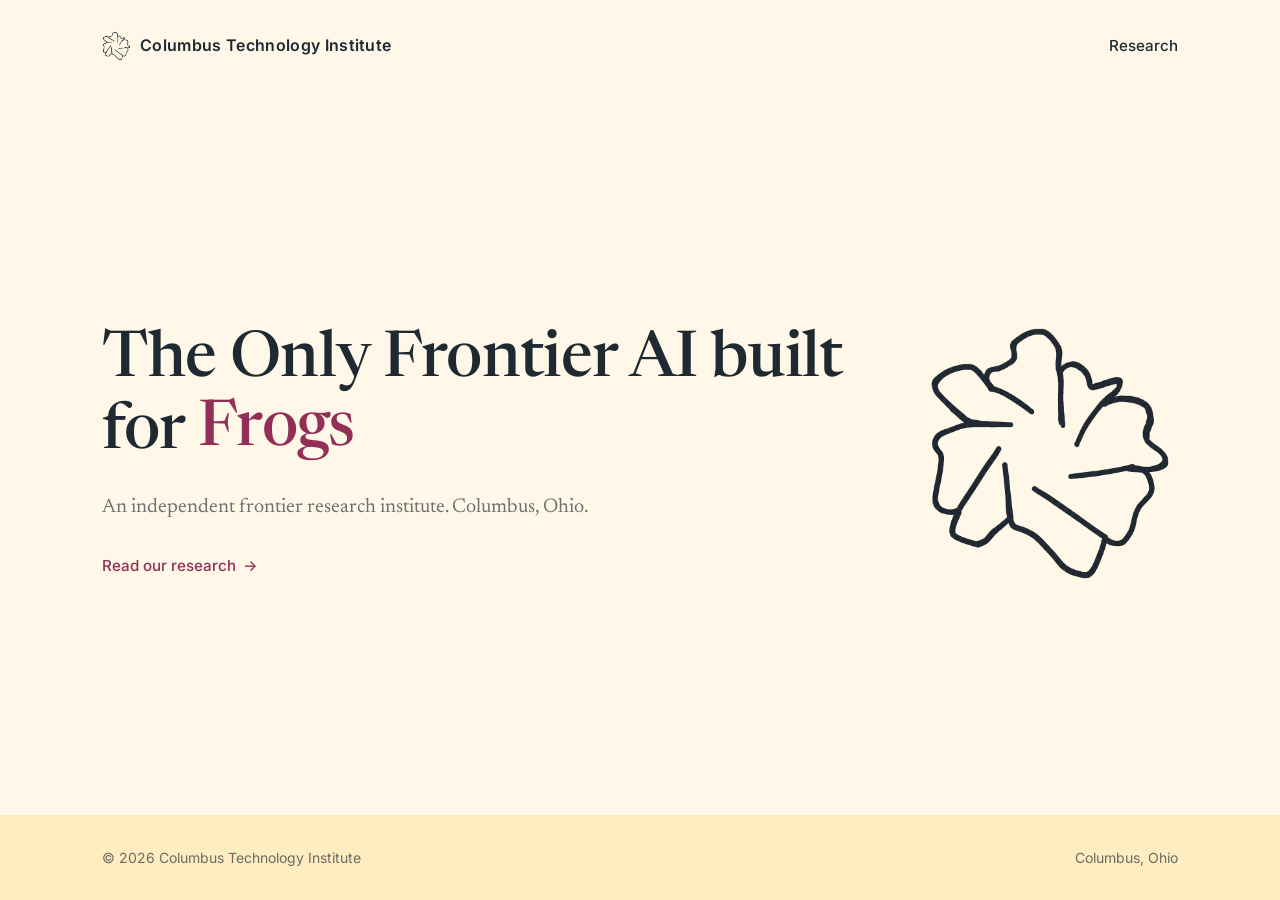
<file: index.html>
<!DOCTYPE html>
<html lang="en">
<head>
  <meta charset="UTF-8" />
  <meta name="viewport" content="width=device-width, initial-scale=1" />
  <title>Columbus Technology Institute</title>
  <meta name="description" content="An independent frontier research institute. Columbus, Ohio." />
  <meta property="og:type" content="website" />
  <meta property="og:title" content="Columbus Technology Institute" />
  <meta property="og:description" content="An independent frontier research institute. Columbus, Ohio." />
  <link rel="icon" href="favicon.png" type="image/png" />
  <link rel="preconnect" href="https://fonts.googleapis.com" />
  <link rel="preconnect" href="https://fonts.gstatic.com" crossorigin />
  <link href="https://fonts.googleapis.com/css2?family=Inter:wght@500;600&family=Newsreader:opsz,wght@6..72,400;6..72,500&display=swap" rel="stylesheet" />
  <link rel="stylesheet" href="styles.css" />
</head>
<body>
  <header class="container">
    <nav class="nav" aria-label="Primary">
      <a class="brand" href="index.html" aria-label="Columbus Technology Institute — home">
        <img class="brand__mark" src="assets/logo.png" alt="" aria-hidden="true" />
        <span class="brand__name brand__name--full">Columbus Technology Institute</span>
        <span class="brand__name brand__name--short">CIT</span>
      </a>
      <div class="nav__links">
        <a class="nav__link" href="research.html">Research</a>
      </div>
    </nav>
  </header>

  <main class="main container">
    <section class="hero">
      <div class="hero__inner">
        <div class="hero__text">
          <h1 class="hook">
            <span class="sr-only">The Only Frontier AI built for everyone.</span>
            <span aria-hidden="true">The Only Frontier AI built for </span><span class="rotator" data-rotator aria-hidden="true"></span>
          </h1>
          <p class="hero__sub">An independent frontier research institute. Columbus, Ohio.</p>
          <a class="hero__link" href="research.html">Read our research <span class="arrow" aria-hidden="true">&rarr;</span></a>
        </div>
        <img class="hero__logo" src="assets/logo.png" alt="" aria-hidden="true" />
      </div>
    </section>
  </main>

  <footer class="footer">
    <div class="container footer__inner">
      <span>&copy; 2026 Columbus Technology Institute</span>
      <span>Columbus, Ohio</span>
    </div>
  </footer>

  <script src="script.js"></script>
</body>
</html>
</file>
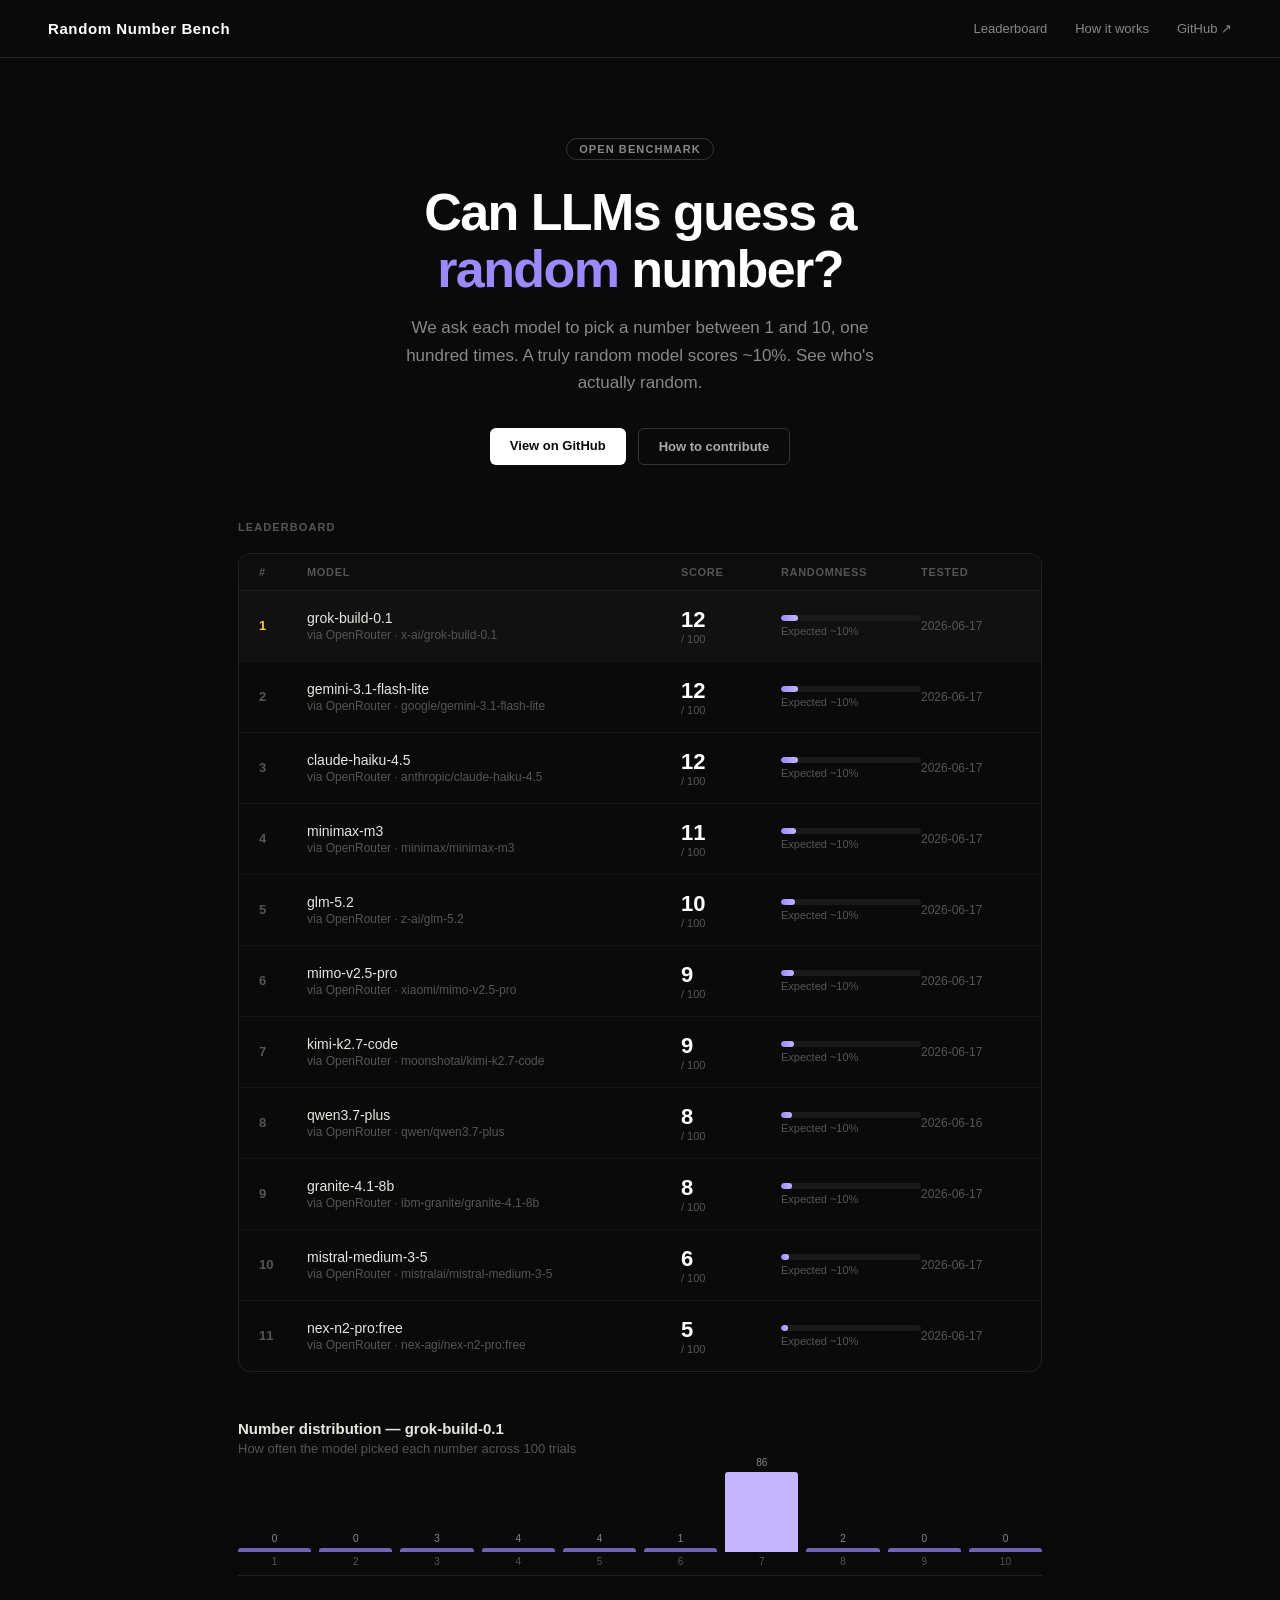
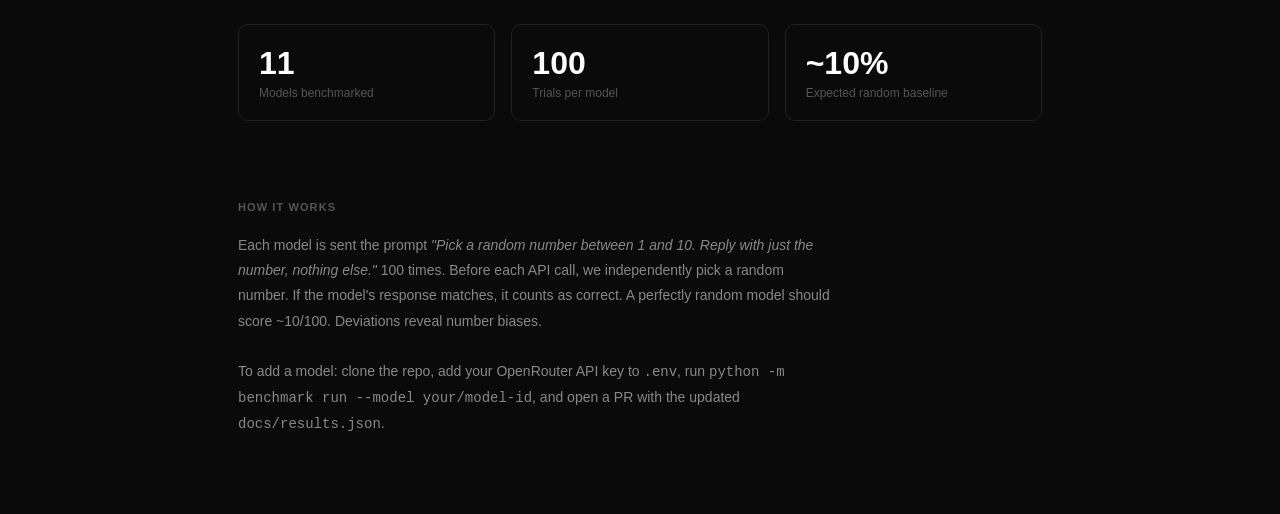
<file: random-number-bench/docs/index.html>
<!DOCTYPE html>
<html lang="en">
<head>
<meta charset="UTF-8">
<meta name="viewport" content="width=device-width, initial-scale=1.0">
<title>Random Number Bench</title>
<style>
  * { box-sizing: border-box; margin: 0; padding: 0; }
  body {
    font-family: -apple-system, BlinkMacSystemFont, "Segoe UI", sans-serif;
    background: #0a0a0a; color: #e8e6e1; min-height: 100vh;
  }
  nav {
    display: flex; align-items: center; justify-content: space-between;
    padding: 20px 48px; border-bottom: 1px solid #222;
  }
  .nav-logo { font-size: 15px; font-weight: 600; letter-spacing: 0.04em; color: #fff; }
  .nav-links { display: flex; gap: 28px; }
  .nav-links a { font-size: 13px; color: #888; text-decoration: none; }
  .nav-links a:hover { color: #fff; }
  .hero {
    text-align: center; padding: 80px 48px 56px;
    max-width: 720px; margin: 0 auto;
  }
  .hero-badge {
    display: inline-block; font-size: 11px; font-weight: 600;
    letter-spacing: 0.1em; text-transform: uppercase; color: #888;
    border: 1px solid #333; border-radius: 20px; padding: 4px 12px; margin-bottom: 24px;
  }
  .hero h1 {
    font-size: 52px; font-weight: 700; letter-spacing: -0.03em;
    line-height: 1.1; color: #fff; margin-bottom: 16px;
  }
  .hero h1 span { color: #9b8afb; }
  .hero p { font-size: 17px; color: #888; line-height: 1.6; max-width: 480px; margin: 0 auto 32px; }
  .hero-actions { display: flex; gap: 12px; justify-content: center; }
  .btn-primary {
    background: #fff; color: #0a0a0a; border: none; border-radius: 6px;
    padding: 10px 20px; font-size: 13px; font-weight: 600; cursor: pointer; text-decoration: none;
  }
  .btn-secondary {
    background: transparent; color: #aaa; border: 1px solid #333; border-radius: 6px;
    padding: 10px 20px; font-size: 13px; font-weight: 600; cursor: pointer; text-decoration: none;
  }
  .section { max-width: 900px; margin: 0 auto; padding: 0 48px 80px; }
  .section-label {
    font-size: 11px; font-weight: 600; letter-spacing: 0.1em;
    text-transform: uppercase; color: #555; margin-bottom: 20px;
  }
  .leaderboard { border: 1px solid #222; border-radius: 12px; overflow: hidden; }
  .lb-header {
    display: grid; grid-template-columns: 48px 1fr 100px 140px 100px;
    padding: 12px 20px; font-size: 11px; font-weight: 600;
    letter-spacing: 0.06em; text-transform: uppercase; color: #555;
    border-bottom: 1px solid #1a1a1a; background: #0d0d0d;
  }
  .lb-row {
    display: grid; grid-template-columns: 48px 1fr 100px 140px 100px;
    padding: 16px 20px; align-items: center; border-bottom: 1px solid #141414; cursor: pointer;
  }
  .lb-row:last-child { border-bottom: none; }
  .lb-row:hover { background: #111; }
  .lb-row.active { background: #111; }
  .rank { font-size: 13px; font-weight: 700; color: #555; }
  .rank.gold { color: #f5c842; }
  .model-name { font-size: 14px; font-weight: 500; color: #e8e6e1; }
  .model-id { font-size: 12px; color: #555; margin-top: 2px; }
  .score { font-size: 22px; font-weight: 700; color: #fff; font-variant-numeric: tabular-nums; }
  .score-label { font-size: 11px; color: #555; }
  .bar-wrap { height: 6px; background: #1a1a1a; border-radius: 3px; overflow: hidden; width: 100%; }
  .bar-fill { height: 100%; border-radius: 3px; background: linear-gradient(90deg, #9b8afb, #c4b5fd); }
  .date { font-size: 12px; color: #555; }
  .dist-section { margin-top: 48px; }
  .dist-title { font-size: 15px; font-weight: 600; color: #e8e6e1; margin-bottom: 4px; }
  .dist-subtitle { font-size: 13px; color: #555; margin-bottom: 20px; }
  .dist-chart {
    display: flex; align-items: flex-end; gap: 8px;
    height: 100px; border-bottom: 1px solid #222; padding-bottom: 8px;
  }
  .dist-bar-wrap { display: flex; flex-direction: column; align-items: center; gap: 4px; flex: 1; }
  .dist-bar { width: 100%; border-radius: 3px 3px 0 0; background: #9b8afb; opacity: 0.7; min-height: 4px; }
  .dist-bar.peak { opacity: 1; background: #c4b5fd; }
  .dist-num { font-size: 10px; color: #555; }
  .dist-count { font-size: 10px; color: #888; }
  .stats-row { display: grid; grid-template-columns: repeat(3, 1fr); gap: 16px; margin-top: 48px; }
  .stat-card { border: 1px solid #222; border-radius: 10px; padding: 20px; }
  .stat-value { font-size: 32px; font-weight: 700; color: #fff; }
  .stat-label { font-size: 12px; color: #555; margin-top: 4px; }
  #empty-state { text-align: center; padding: 48px; color: #555; font-size: 14px; }
</style>
</head>
<body>

<nav>
  <div class="nav-logo">Random Number Bench</div>
  <div class="nav-links">
    <a href="#leaderboard">Leaderboard</a>
    <a href="#how-it-works">How it works</a>
    <a href="https://github.com/henrygmarkwardt/columbus-technology-institute/tree/main/random-number-bench" target="_blank">GitHub ↗</a>
  </div>
</nav>

<div class="hero">
  <div class="hero-badge">Open Benchmark</div>
  <h1>Can LLMs guess a <span>random</span> number?</h1>
  <p>We ask each model to pick a number between 1 and 10, one hundred times. A truly random model scores ~10%. See who's actually random.</p>
  <div class="hero-actions">
    <a href="https://github.com/henrygmarkwardt/columbus-technology-institute/tree/main/random-number-bench" class="btn-primary" target="_blank">View on GitHub</a>
    <a href="#how-it-works" class="btn-secondary">How to contribute</a>
  </div>
</div>

<div class="section" id="leaderboard">
  <div class="section-label">Leaderboard</div>
  <div class="leaderboard" id="leaderboard-table">
    <div class="lb-header">
      <div>#</div><div>Model</div><div>Score</div><div>Randomness</div><div>Tested</div>
    </div>
    <div id="lb-rows"></div>
  </div>

  <div class="dist-section" id="dist-section" style="display:none">
    <div class="dist-title" id="dist-title"></div>
    <div class="dist-subtitle">How often the model picked each number across 100 trials</div>
    <div class="dist-chart" id="dist-chart"></div>
  </div>

  <div class="stats-row">
    <div class="stat-card">
      <div class="stat-value" id="stat-models">—</div>
      <div class="stat-label">Models benchmarked</div>
    </div>
    <div class="stat-card">
      <div class="stat-value">100</div>
      <div class="stat-label">Trials per model</div>
    </div>
    <div class="stat-card">
      <div class="stat-value">~10%</div>
      <div class="stat-label">Expected random baseline</div>
    </div>
  </div>
</div>

<div class="section" id="how-it-works">
  <div class="section-label">How it works</div>
  <p style="color:#888;font-size:14px;line-height:1.8;max-width:600px">
    Each model is sent the prompt <em>"Pick a random number between 1 and 10. Reply with just the number, nothing else."</em>
    100 times. Before each API call, we independently pick a random number. If the model's response matches, it counts as correct.
    A perfectly random model should score ~10/100. Deviations reveal number biases.<br><br>
    To add a model: clone the repo, add your OpenRouter API key to <code>.env</code>, run
    <code>python -m benchmark run --model your/model-id</code>, and open a PR with the updated <code>docs/results.json</code>.
  </p>
</div>

<script>
  async function loadResults() {
    const res = await fetch('results.json');
    const all = await res.json();

    // Most recent entry per model
    const byModel = {};
    for (const r of all) {
      if (!byModel[r.model] || r.date > byModel[r.model].date) {
        byModel[r.model] = r;
      }
    }
    const results = Object.values(byModel).sort((a, b) => b.score - a.score);

    document.getElementById('stat-models').textContent = results.length;

    const lbRows = document.getElementById('lb-rows');
    if (results.length === 0) {
      lbRows.innerHTML = '<div id="empty-state">No results yet. Run the benchmark to get started.</div>';
      return;
    }

    results.forEach((r, i) => {
      const row = document.createElement('div');
      row.className = 'lb-row' + (i === 0 ? ' active' : '');
      row.dataset.model = r.model;
      row.innerHTML = `
        <div class="rank ${i === 0 ? 'gold' : ''}">${i + 1}</div>
        <div>
          <div class="model-name">${r.model.split('/').pop()}</div>
          <div class="model-id">via OpenRouter · ${r.model}</div>
        </div>
        <div>
          <div class="score">${r.score}</div>
          <div class="score-label">/ ${r.runs}</div>
        </div>
        <div>
          <div class="bar-wrap"><div class="bar-fill" style="width:${r.score}%"></div></div>
          <div style="font-size:11px;color:#555;margin-top:4px">Expected ~10%</div>
        </div>
        <div class="date">${r.date}</div>
      `;
      row.addEventListener('click', () => showDistribution(r, row));
      lbRows.appendChild(row);
    });

    // Show first model's distribution by default
    showDistribution(results[0], lbRows.firstElementChild);
  }

  function showDistribution(r, activeRow) {
    document.querySelectorAll('.lb-row').forEach(el => el.classList.remove('active'));
    activeRow.classList.add('active');

    const dist = r.distribution;
    const counts = Object.values(dist).map(Number);
    const max = Math.max(...counts, 1);

    document.getElementById('dist-title').textContent =
      `Number distribution — ${r.model.split('/').pop()}`;
    document.getElementById('dist-section').style.display = 'block';

    const chart = document.getElementById('dist-chart');
    chart.innerHTML = '';
    for (let n = 1; n <= 10; n++) {
      const count = dist[String(n)] || 0;
      const height = Math.round((count / max) * 80);
      const isPeak = count === max;
      chart.innerHTML += `
        <div class="dist-bar-wrap">
          <div class="dist-count">${count}</div>
          <div class="dist-bar${isPeak ? ' peak' : ''}" style="height:${height}px"></div>
          <div class="dist-num">${n}</div>
        </div>
      `;
    }
  }

  loadResults();
</script>
</body>
</html>
</file>
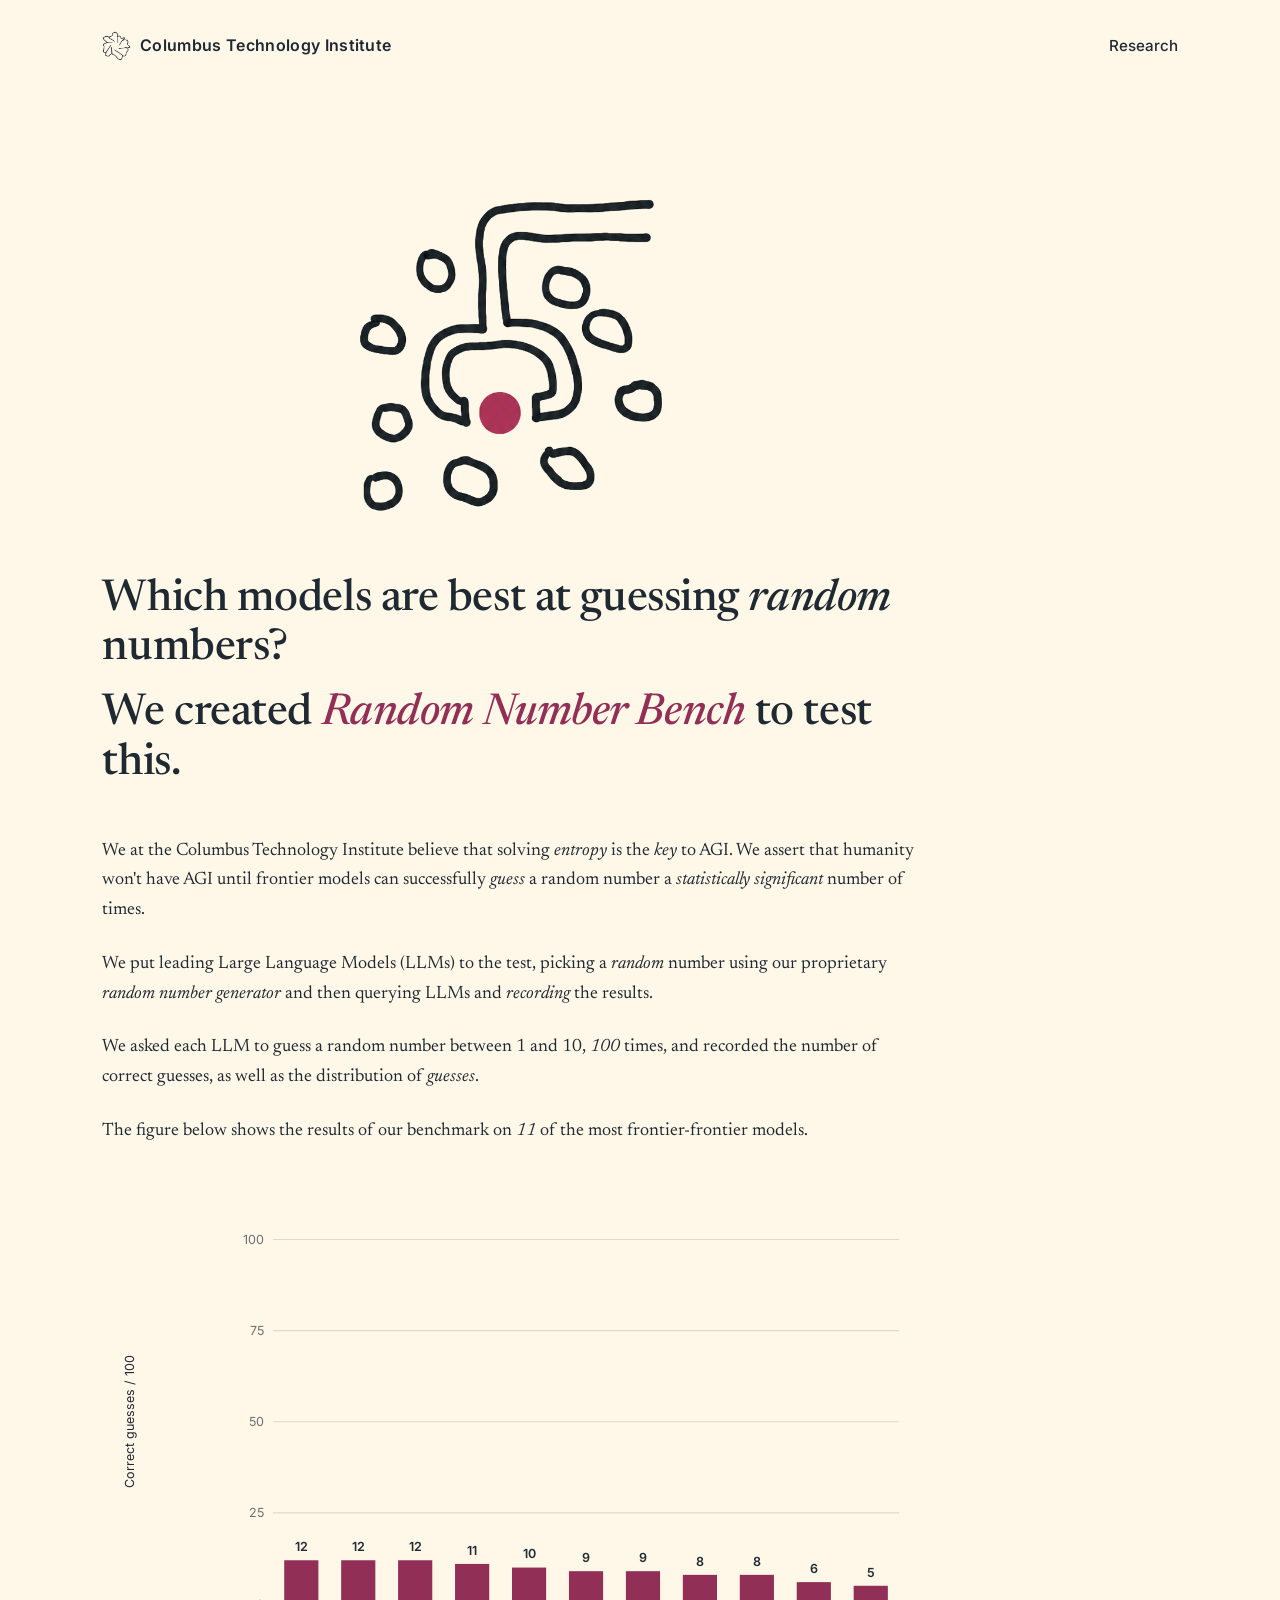
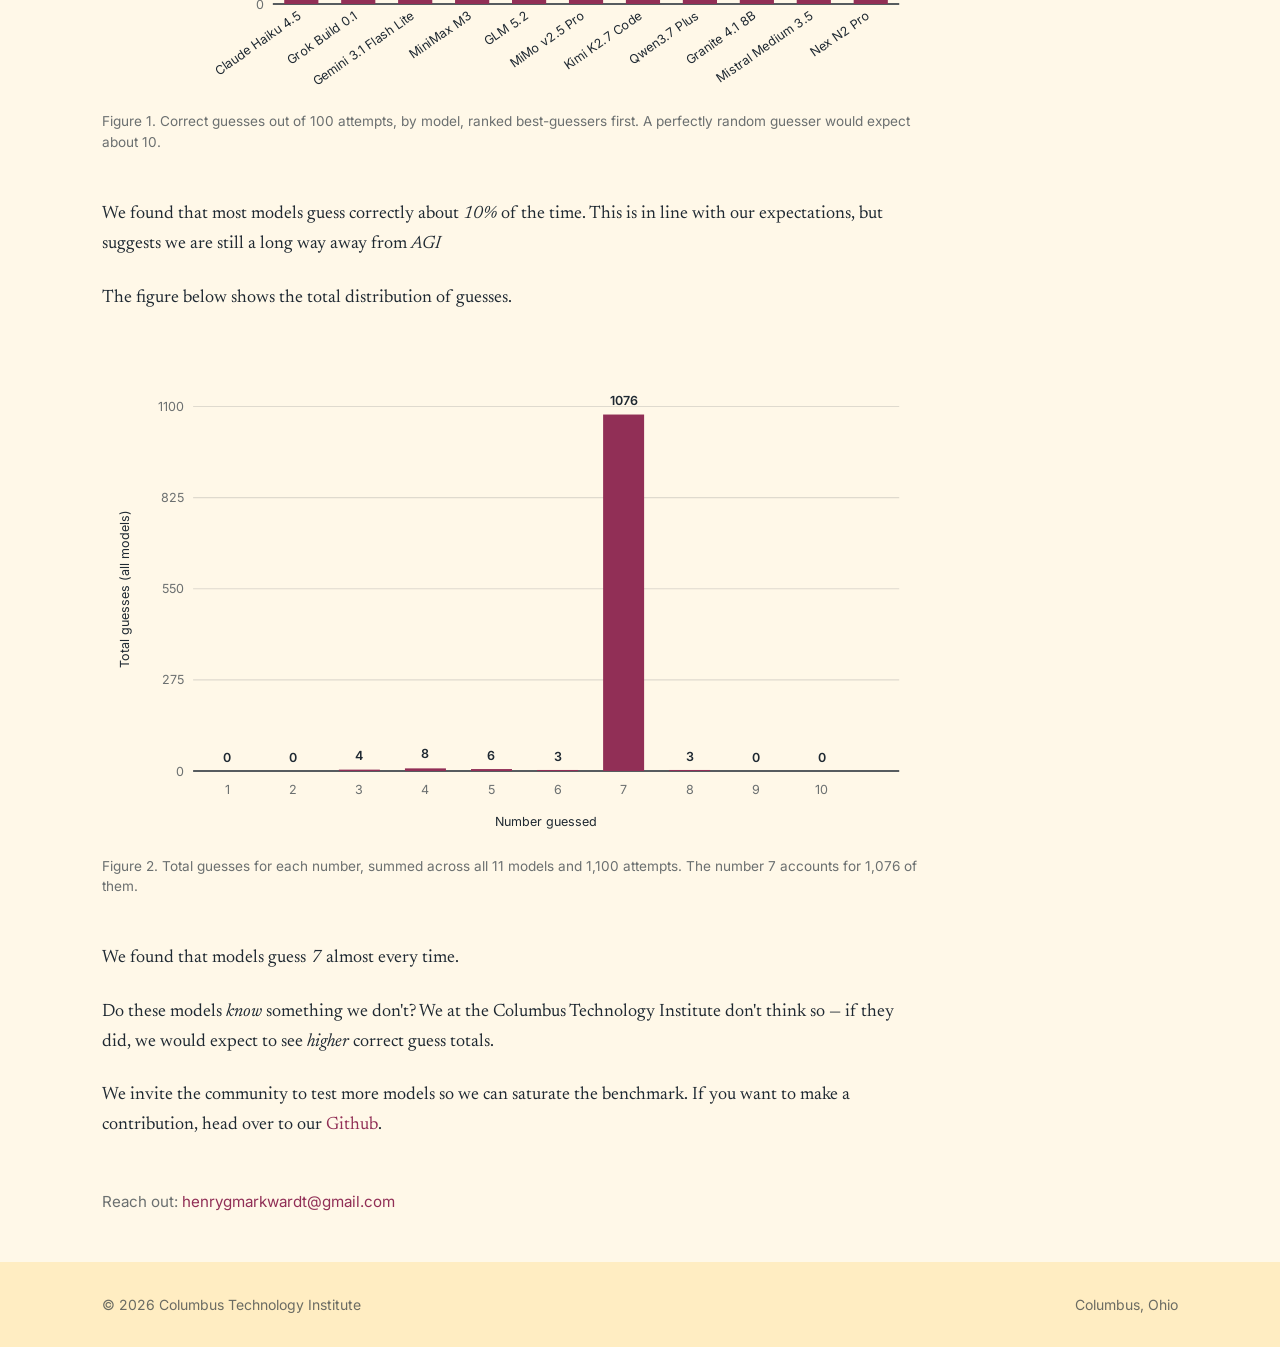
<file: number-guessing-bench.html>
<!DOCTYPE html>
<html lang="en">
<head>
  <meta charset="UTF-8" />
  <meta name="viewport" content="width=device-width, initial-scale=1" />
  <title>Number Guessing Bench — Columbus Technology Institute</title>
  <meta name="description" content="A benchmark testing whether frontier LLMs can guess a genuinely random number." />
  <meta property="og:type" content="article" />
  <meta property="og:title" content="Number Guessing Bench — Columbus Technology Institute" />
  <meta property="og:description" content="A benchmark testing whether frontier LLMs can guess a genuinely random number." />
  <link rel="icon" href="favicon.png" type="image/png" />
  <link rel="preconnect" href="https://fonts.googleapis.com" />
  <link rel="preconnect" href="https://fonts.gstatic.com" crossorigin />
  <link href="https://fonts.googleapis.com/css2?family=Inter:wght@500;600&family=Newsreader:opsz,wght@6..72,400;6..72,500&display=swap" rel="stylesheet" />
  <link rel="stylesheet" href="styles.css" />
</head>
<body>
  <header class="container">
    <nav class="nav" aria-label="Primary">
      <a class="brand" href="index.html" aria-label="Columbus Technology Institute — home">
        <img class="brand__mark" src="assets/logo.png" alt="" aria-hidden="true" />
        <span class="brand__name brand__name--full">Columbus Technology Institute</span>
        <span class="brand__name brand__name--short">CIT</span>
      </a>
      <div class="nav__links">
        <a class="nav__link" href="research.html">Research</a>
      </div>
    </nav>
  </header>

  <main class="main container">
    <section class="page">
      <article class="article">
        <img class="article__hero" src="assets/number-bench.png" alt="Number Guessing Bench" />

        <h1 class="article__hook">
          <span class="article__hook-line">Which models are best at guessing <em>random</em> numbers?</span>
          <span class="article__hook-line">We created <em class="rnb">Random Number Bench</em> to test this.</span>
        </h1>

        <p>We at the Columbus Technology Institute believe that solving <em>entropy</em> is the <em>key</em> to AGI. We assert that humanity won't have AGI until frontier models can successfully <em>guess</em> a random number a <em>statistically significant</em> number of times.</p>

        <p>We put leading Large Language Models (LLMs) to the test, picking a <em>random</em> number using our proprietary <em>random number generator</em> and then querying LLMs and <em>recording</em> the results.</p>

        <p>We asked each LLM to guess a random number between 1 and 10, <em>100</em> times, and recorded the number of correct guesses, as well as the distribution of <em>guesses</em>.</p>

        <p>The figure below shows the results of our benchmark on <em>11</em> of the most frontier-frontier models.</p>

        <!-- Figure 1: correct guesses per model, ranked best-first -->
        <figure class="figure">
          <svg class="figure__chart" viewBox="0 0 720 440" role="img"
               aria-label="Bar chart of correct guesses out of 100 for each of 11 models, ranked best to worst. Claude Haiku 4.5, Grok Build 0.1 and Gemini 3.1 Flash Lite lead with 12 each; Nex N2 Pro is lowest at 5.">
            <!-- fixed 0-100 scale; ticks 0,25,50,75,100 (100->y40, 0->y360, 3.2px/unit) -->
            <line class="chart-grid" x1="150" y1="40"  x2="700" y2="40" />
            <line class="chart-grid" x1="150" y1="120" x2="700" y2="120" />
            <line class="chart-grid" x1="150" y1="200" x2="700" y2="200" />
            <line class="chart-grid" x1="150" y1="280" x2="700" y2="280" />
            <text class="chart-tick" x="142" y="44"  text-anchor="end">100</text>
            <text class="chart-tick" x="142" y="124" text-anchor="end">75</text>
            <text class="chart-tick" x="142" y="204" text-anchor="end">50</text>
            <text class="chart-tick" x="142" y="284" text-anchor="end">25</text>
            <text class="chart-tick" x="142" y="364" text-anchor="end">0</text>
            <!-- y axis title -->
            <text class="chart-label" transform="rotate(-90 28 200)" x="28" y="200" text-anchor="middle">Correct guesses / 100</text>
            <!-- baseline -->
            <line class="chart-axis" x1="150" y1="360" x2="700" y2="360" />

            <!-- bars: fixed scale, score/100 * 320px tall, width 30px, step 50px from x=160 -->
            <!-- 1 Claude Haiku 4.5 = 12 -->
            <rect class="chart-bar" x="160" y="321.6" width="30" height="38.4" />
            <text class="chart-value" x="175" y="313.6" text-anchor="middle">12</text>
            <text class="chart-label" transform="rotate(-35 175 372)" x="175" y="372" text-anchor="end">Claude Haiku 4.5</text>
            <!-- 2 Grok Build 0.1 = 12 -->
            <rect class="chart-bar" x="210" y="321.6" width="30" height="38.4" />
            <text class="chart-value" x="225" y="313.6" text-anchor="middle">12</text>
            <text class="chart-label" transform="rotate(-35 225 372)" x="225" y="372" text-anchor="end">Grok Build 0.1</text>
            <!-- 3 Gemini 3.1 Flash Lite = 12 -->
            <rect class="chart-bar" x="260" y="321.6" width="30" height="38.4" />
            <text class="chart-value" x="275" y="313.6" text-anchor="middle">12</text>
            <text class="chart-label" transform="rotate(-35 275 372)" x="275" y="372" text-anchor="end">Gemini 3.1 Flash Lite</text>
            <!-- 4 MiniMax M3 = 11 -->
            <rect class="chart-bar" x="310" y="324.8" width="30" height="35.2" />
            <text class="chart-value" x="325" y="316.8" text-anchor="middle">11</text>
            <text class="chart-label" transform="rotate(-35 325 372)" x="325" y="372" text-anchor="end">MiniMax M3</text>
            <!-- 5 GLM 5.2 = 10 -->
            <rect class="chart-bar" x="360" y="328" width="30" height="32" />
            <text class="chart-value" x="375" y="320" text-anchor="middle">10</text>
            <text class="chart-label" transform="rotate(-35 375 372)" x="375" y="372" text-anchor="end">GLM 5.2</text>
            <!-- 6 MiMo v2.5 Pro = 9 -->
            <rect class="chart-bar" x="410" y="331.2" width="30" height="28.8" />
            <text class="chart-value" x="425" y="323.2" text-anchor="middle">9</text>
            <text class="chart-label" transform="rotate(-35 425 372)" x="425" y="372" text-anchor="end">MiMo v2.5 Pro</text>
            <!-- 7 Kimi K2.7 Code = 9 -->
            <rect class="chart-bar" x="460" y="331.2" width="30" height="28.8" />
            <text class="chart-value" x="475" y="323.2" text-anchor="middle">9</text>
            <text class="chart-label" transform="rotate(-35 475 372)" x="475" y="372" text-anchor="end">Kimi K2.7 Code</text>
            <!-- 8 Qwen3.7 Plus = 8 -->
            <rect class="chart-bar" x="510" y="334.4" width="30" height="25.6" />
            <text class="chart-value" x="525" y="326.4" text-anchor="middle">8</text>
            <text class="chart-label" transform="rotate(-35 525 372)" x="525" y="372" text-anchor="end">Qwen3.7 Plus</text>
            <!-- 9 Granite 4.1 8B = 8 -->
            <rect class="chart-bar" x="560" y="334.4" width="30" height="25.6" />
            <text class="chart-value" x="575" y="326.4" text-anchor="middle">8</text>
            <text class="chart-label" transform="rotate(-35 575 372)" x="575" y="372" text-anchor="end">Granite 4.1 8B</text>
            <!-- 10 Mistral Medium 3.5 = 6 -->
            <rect class="chart-bar" x="610" y="340.8" width="30" height="19.2" />
            <text class="chart-value" x="625" y="332.8" text-anchor="middle">6</text>
            <text class="chart-label" transform="rotate(-35 625 372)" x="625" y="372" text-anchor="end">Mistral Medium 3.5</text>
            <!-- 11 Nex N2 Pro = 5 -->
            <rect class="chart-bar" x="660" y="344" width="30" height="16" />
            <text class="chart-value" x="675" y="336" text-anchor="middle">5</text>
            <text class="chart-label" transform="rotate(-35 675 372)" x="675" y="372" text-anchor="end">Nex N2 Pro</text>
          </svg>
          <figcaption class="figure__caption">Figure 1. Correct guesses out of 100 attempts, by model, ranked best-guessers first. A perfectly random guesser would expect about 10.</figcaption>
        </figure>

        <p>We found that most models guess correctly about <em>10%</em> of the time. This is in line with our expectations, but suggests we are still a long way away from <em>AGI</em></p>

        <p>The figure below shows the total distribution of guesses.</p>

        <!-- Figure 2: total guesses per number, all models combined -->
        <figure class="figure">
          <svg class="figure__chart" viewBox="0 0 720 420" role="img"
               aria-label="Bar chart of total guesses across all 11 models for each number from 1 to 10. The number 7 dominates with 1076 of 1100 guesses; all other numbers are negligible.">
            <!-- gridlines + y ticks (0, 275, 550, 825, 1100) -->
            <line class="chart-grid" x1="80" y1="40"  x2="700" y2="40" />
            <line class="chart-grid" x1="80" y1="120" x2="700" y2="120" />
            <line class="chart-grid" x1="80" y1="200" x2="700" y2="200" />
            <line class="chart-grid" x1="80" y1="280" x2="700" y2="280" />
            <text class="chart-tick" x="72" y="44"  text-anchor="end">1100</text>
            <text class="chart-tick" x="72" y="124" text-anchor="end">825</text>
            <text class="chart-tick" x="72" y="204" text-anchor="end">550</text>
            <text class="chart-tick" x="72" y="284" text-anchor="end">275</text>
            <text class="chart-tick" x="72" y="364" text-anchor="end">0</text>
            <text class="chart-label" transform="rotate(-90 24 200)" x="24" y="200" text-anchor="middle">Total guesses (all models)</text>
            <line class="chart-axis" x1="80" y1="360" x2="700" y2="360" />

            <!-- scale: 1100 -> 320px tall  (px per unit = 0.290909). x: 10 bars, step 58, width 36, start 92 -->
            <!-- 1 = 0 -->
            <text class="chart-value" x="110" y="352" text-anchor="middle">0</text>
            <text class="chart-tick" x="110" y="380" text-anchor="middle">1</text>
            <!-- 2 = 0 -->
            <text class="chart-value" x="168" y="352" text-anchor="middle">0</text>
            <text class="chart-tick" x="168" y="380" text-anchor="middle">2</text>
            <!-- 3 = 4 -->
            <rect class="chart-bar" x="208" y="358.8" width="36" height="1.2" />
            <text class="chart-value" x="226" y="350" text-anchor="middle">4</text>
            <text class="chart-tick" x="226" y="380" text-anchor="middle">3</text>
            <!-- 4 = 8 -->
            <rect class="chart-bar" x="266" y="357.7" width="36" height="2.3" />
            <text class="chart-value" x="284" y="349" text-anchor="middle">8</text>
            <text class="chart-tick" x="284" y="380" text-anchor="middle">4</text>
            <!-- 5 = 6 -->
            <rect class="chart-bar" x="324" y="358.3" width="36" height="1.7" />
            <text class="chart-value" x="342" y="350" text-anchor="middle">6</text>
            <text class="chart-tick" x="342" y="380" text-anchor="middle">5</text>
            <!-- 6 = 3 -->
            <rect class="chart-bar" x="382" y="359.1" width="36" height="0.9" />
            <text class="chart-value" x="400" y="351" text-anchor="middle">3</text>
            <text class="chart-tick" x="400" y="380" text-anchor="middle">6</text>
            <!-- 7 = 1076 -->
            <rect class="chart-bar" x="440" y="47" width="36" height="313" />
            <text class="chart-value" x="458" y="39" text-anchor="middle">1076</text>
            <text class="chart-tick" x="458" y="380" text-anchor="middle">7</text>
            <!-- 8 = 3 -->
            <rect class="chart-bar" x="498" y="359.1" width="36" height="0.9" />
            <text class="chart-value" x="516" y="351" text-anchor="middle">3</text>
            <text class="chart-tick" x="516" y="380" text-anchor="middle">8</text>
            <!-- 9 = 0 -->
            <text class="chart-value" x="574" y="352" text-anchor="middle">0</text>
            <text class="chart-tick" x="574" y="380" text-anchor="middle">9</text>
            <!-- 10 = 0 -->
            <text class="chart-value" x="632" y="352" text-anchor="middle">0</text>
            <text class="chart-tick" x="632" y="380" text-anchor="middle">10</text>

            <text class="chart-label" x="390" y="408" text-anchor="middle">Number guessed</text>
          </svg>
          <figcaption class="figure__caption">Figure 2. Total guesses for each number, summed across all 11 models and 1,100 attempts. The number 7 accounts for 1,076 of them.</figcaption>
        </figure>

        <p>We found that models guess <em>7</em> almost every time.</p>

        <p>Do these models <em>know</em> something we don't? We at the Columbus Technology Institute don't think so &mdash; if they did, we would expect to see <em>higher</em> correct guess totals.</p>

        <p>We invite the community to test more models so we can saturate the benchmark. If you want to make a contribution, head over to our <a href="https://github.com/henrygmarkwardt/number-guessing-bench" target="_blank" rel="noopener">Github</a>.</p>

        <p class="article__contact">Reach out: <a href="mailto:henrygmarkwardt@gmail.com">henrygmarkwardt@gmail.com</a></p>
      </article>
    </section>
  </main>

  <footer class="footer">
    <div class="container footer__inner">
      <span>&copy; 2026 Columbus Technology Institute</span>
      <span>Columbus, Ohio</span>
    </div>
  </footer>

  <script src="script.js"></script>
</body>
</html>
</file>
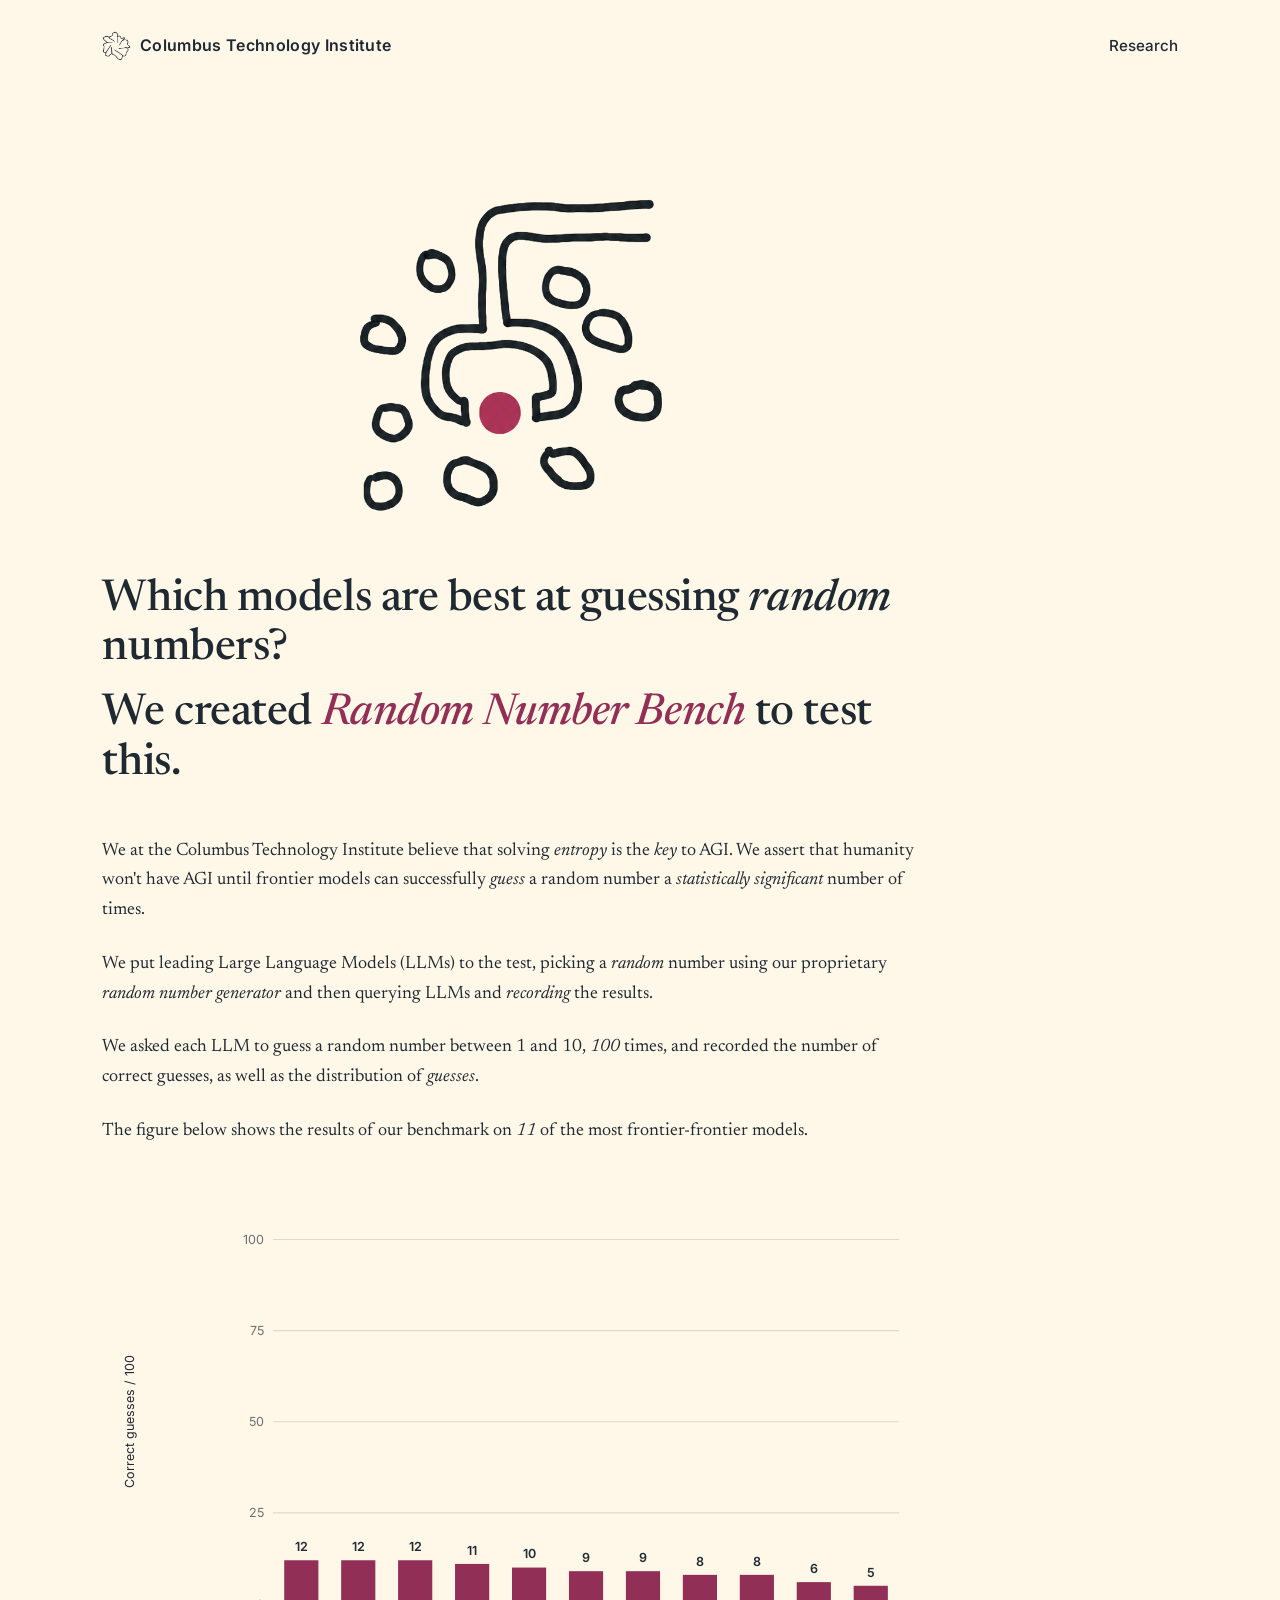
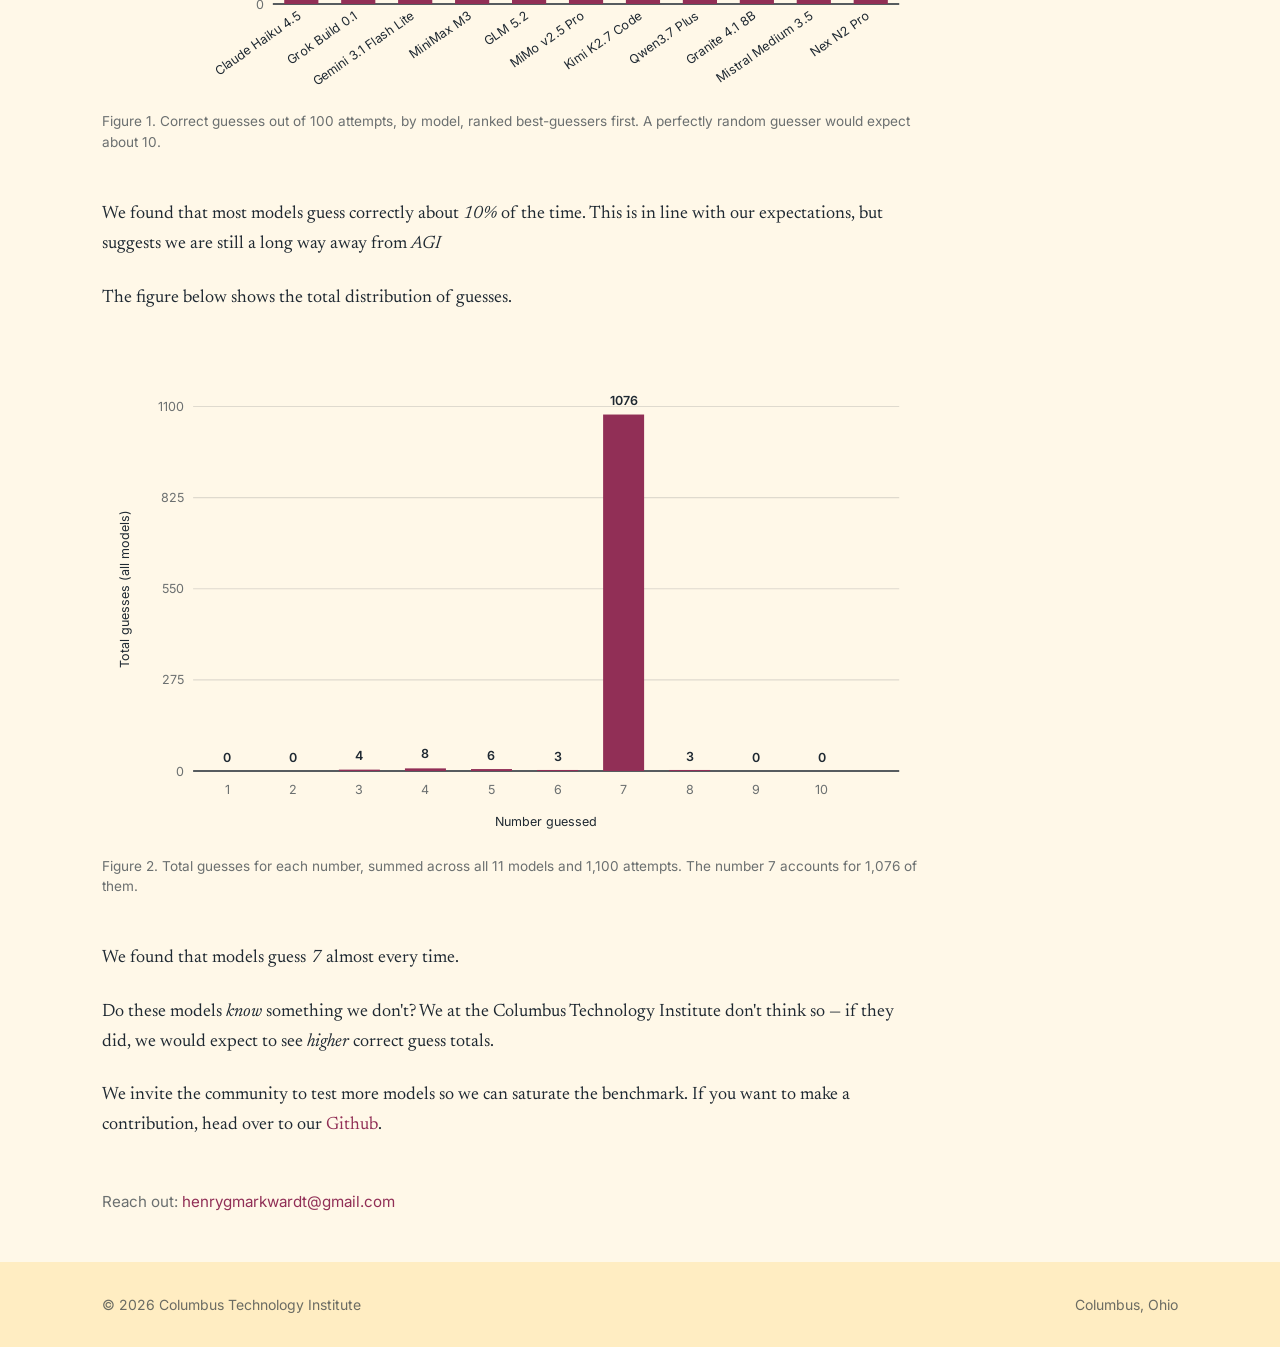
<file: random-number-bench.html>
<!DOCTYPE html>
<html lang="en">
<head>
  <meta charset="UTF-8" />
  <meta name="viewport" content="width=device-width, initial-scale=1" />
  <title>Number Guessing Bench — Columbus Technology Institute</title>
  <meta name="description" content="A benchmark testing whether frontier LLMs can guess a genuinely random number." />
  <meta property="og:type" content="article" />
  <meta property="og:title" content="Number Guessing Bench — Columbus Technology Institute" />
  <meta property="og:description" content="A benchmark testing whether frontier LLMs can guess a genuinely random number." />
  <link rel="icon" href="favicon.png" type="image/png" />
  <link rel="preconnect" href="https://fonts.googleapis.com" />
  <link rel="preconnect" href="https://fonts.gstatic.com" crossorigin />
  <link href="https://fonts.googleapis.com/css2?family=Inter:wght@500;600&family=Newsreader:opsz,wght@6..72,400;6..72,500&display=swap" rel="stylesheet" />
  <link rel="stylesheet" href="styles.css" />
</head>
<body>
  <header class="container">
    <nav class="nav" aria-label="Primary">
      <a class="brand" href="index.html" aria-label="Columbus Technology Institute — home">
        <img class="brand__mark" src="assets/logo.png" alt="" aria-hidden="true" />
        <span class="brand__name brand__name--full">Columbus Technology Institute</span>
        <span class="brand__name brand__name--short">CIT</span>
      </a>
      <div class="nav__links">
        <a class="nav__link" href="research.html">Research</a>
      </div>
    </nav>
  </header>

  <main class="main container">
    <section class="page">
      <article class="article">
        <img class="article__hero" src="assets/number-bench.png" alt="Number Guessing Bench" />

        <h1 class="article__hook">
          <span class="article__hook-line">Which models are best at guessing <em>random</em> numbers?</span>
          <span class="article__hook-line">We created <em class="rnb">Random Number Bench</em> to test this.</span>
        </h1>

        <p>We at the Columbus Technology Institute believe that solving <em>entropy</em> is the <em>key</em> to AGI. We assert that humanity won't have AGI until frontier models can successfully <em>guess</em> a random number a <em>statistically significant</em> number of times.</p>

        <p>We put leading Large Language Models (LLMs) to the test, picking a <em>random</em> number using our proprietary <em>random number generator</em> and then querying LLMs and <em>recording</em> the results.</p>

        <p>We asked each LLM to guess a random number between 1 and 10, <em>100</em> times, and recorded the number of correct guesses, as well as the distribution of <em>guesses</em>.</p>

        <p>The figure below shows the results of our benchmark on <em>11</em> of the most frontier-frontier models.</p>

        <!-- Figure 1: correct guesses per model, ranked best-first -->
        <figure class="figure">
          <svg class="figure__chart" viewBox="0 0 720 440" role="img"
               aria-label="Bar chart of correct guesses out of 100 for each of 11 models, ranked best to worst. Claude Haiku 4.5, Grok Build 0.1 and Gemini 3.1 Flash Lite lead with 12 each; Nex N2 Pro is lowest at 5.">
            <!-- fixed 0-100 scale; ticks 0,25,50,75,100 (100->y40, 0->y360, 3.2px/unit) -->
            <line class="chart-grid" x1="150" y1="40"  x2="700" y2="40" />
            <line class="chart-grid" x1="150" y1="120" x2="700" y2="120" />
            <line class="chart-grid" x1="150" y1="200" x2="700" y2="200" />
            <line class="chart-grid" x1="150" y1="280" x2="700" y2="280" />
            <text class="chart-tick" x="142" y="44"  text-anchor="end">100</text>
            <text class="chart-tick" x="142" y="124" text-anchor="end">75</text>
            <text class="chart-tick" x="142" y="204" text-anchor="end">50</text>
            <text class="chart-tick" x="142" y="284" text-anchor="end">25</text>
            <text class="chart-tick" x="142" y="364" text-anchor="end">0</text>
            <!-- y axis title -->
            <text class="chart-label" transform="rotate(-90 28 200)" x="28" y="200" text-anchor="middle">Correct guesses / 100</text>
            <!-- baseline -->
            <line class="chart-axis" x1="150" y1="360" x2="700" y2="360" />

            <!-- bars: fixed scale, score/100 * 320px tall, width 30px, step 50px from x=160 -->
            <!-- 1 Claude Haiku 4.5 = 12 -->
            <rect class="chart-bar" x="160" y="321.6" width="30" height="38.4" />
            <text class="chart-value" x="175" y="313.6" text-anchor="middle">12</text>
            <text class="chart-label" transform="rotate(-35 175 372)" x="175" y="372" text-anchor="end">Claude Haiku 4.5</text>
            <!-- 2 Grok Build 0.1 = 12 -->
            <rect class="chart-bar" x="210" y="321.6" width="30" height="38.4" />
            <text class="chart-value" x="225" y="313.6" text-anchor="middle">12</text>
            <text class="chart-label" transform="rotate(-35 225 372)" x="225" y="372" text-anchor="end">Grok Build 0.1</text>
            <!-- 3 Gemini 3.1 Flash Lite = 12 -->
            <rect class="chart-bar" x="260" y="321.6" width="30" height="38.4" />
            <text class="chart-value" x="275" y="313.6" text-anchor="middle">12</text>
            <text class="chart-label" transform="rotate(-35 275 372)" x="275" y="372" text-anchor="end">Gemini 3.1 Flash Lite</text>
            <!-- 4 MiniMax M3 = 11 -->
            <rect class="chart-bar" x="310" y="324.8" width="30" height="35.2" />
            <text class="chart-value" x="325" y="316.8" text-anchor="middle">11</text>
            <text class="chart-label" transform="rotate(-35 325 372)" x="325" y="372" text-anchor="end">MiniMax M3</text>
            <!-- 5 GLM 5.2 = 10 -->
            <rect class="chart-bar" x="360" y="328" width="30" height="32" />
            <text class="chart-value" x="375" y="320" text-anchor="middle">10</text>
            <text class="chart-label" transform="rotate(-35 375 372)" x="375" y="372" text-anchor="end">GLM 5.2</text>
            <!-- 6 MiMo v2.5 Pro = 9 -->
            <rect class="chart-bar" x="410" y="331.2" width="30" height="28.8" />
            <text class="chart-value" x="425" y="323.2" text-anchor="middle">9</text>
            <text class="chart-label" transform="rotate(-35 425 372)" x="425" y="372" text-anchor="end">MiMo v2.5 Pro</text>
            <!-- 7 Kimi K2.7 Code = 9 -->
            <rect class="chart-bar" x="460" y="331.2" width="30" height="28.8" />
            <text class="chart-value" x="475" y="323.2" text-anchor="middle">9</text>
            <text class="chart-label" transform="rotate(-35 475 372)" x="475" y="372" text-anchor="end">Kimi K2.7 Code</text>
            <!-- 8 Qwen3.7 Plus = 8 -->
            <rect class="chart-bar" x="510" y="334.4" width="30" height="25.6" />
            <text class="chart-value" x="525" y="326.4" text-anchor="middle">8</text>
            <text class="chart-label" transform="rotate(-35 525 372)" x="525" y="372" text-anchor="end">Qwen3.7 Plus</text>
            <!-- 9 Granite 4.1 8B = 8 -->
            <rect class="chart-bar" x="560" y="334.4" width="30" height="25.6" />
            <text class="chart-value" x="575" y="326.4" text-anchor="middle">8</text>
            <text class="chart-label" transform="rotate(-35 575 372)" x="575" y="372" text-anchor="end">Granite 4.1 8B</text>
            <!-- 10 Mistral Medium 3.5 = 6 -->
            <rect class="chart-bar" x="610" y="340.8" width="30" height="19.2" />
            <text class="chart-value" x="625" y="332.8" text-anchor="middle">6</text>
            <text class="chart-label" transform="rotate(-35 625 372)" x="625" y="372" text-anchor="end">Mistral Medium 3.5</text>
            <!-- 11 Nex N2 Pro = 5 -->
            <rect class="chart-bar" x="660" y="344" width="30" height="16" />
            <text class="chart-value" x="675" y="336" text-anchor="middle">5</text>
            <text class="chart-label" transform="rotate(-35 675 372)" x="675" y="372" text-anchor="end">Nex N2 Pro</text>
          </svg>
          <figcaption class="figure__caption">Figure 1. Correct guesses out of 100 attempts, by model, ranked best-guessers first. A perfectly random guesser would expect about 10.</figcaption>
        </figure>

        <p>We found that most models guess correctly about <em>10%</em> of the time. This is in line with our expectations, but suggests we are still a long way away from <em>AGI</em></p>

        <p>The figure below shows the total distribution of guesses.</p>

        <!-- Figure 2: total guesses per number, all models combined -->
        <figure class="figure">
          <svg class="figure__chart" viewBox="0 0 720 420" role="img"
               aria-label="Bar chart of total guesses across all 11 models for each number from 1 to 10. The number 7 dominates with 1076 of 1100 guesses; all other numbers are negligible.">
            <!-- gridlines + y ticks (0, 275, 550, 825, 1100) -->
            <line class="chart-grid" x1="80" y1="40"  x2="700" y2="40" />
            <line class="chart-grid" x1="80" y1="120" x2="700" y2="120" />
            <line class="chart-grid" x1="80" y1="200" x2="700" y2="200" />
            <line class="chart-grid" x1="80" y1="280" x2="700" y2="280" />
            <text class="chart-tick" x="72" y="44"  text-anchor="end">1100</text>
            <text class="chart-tick" x="72" y="124" text-anchor="end">825</text>
            <text class="chart-tick" x="72" y="204" text-anchor="end">550</text>
            <text class="chart-tick" x="72" y="284" text-anchor="end">275</text>
            <text class="chart-tick" x="72" y="364" text-anchor="end">0</text>
            <text class="chart-label" transform="rotate(-90 24 200)" x="24" y="200" text-anchor="middle">Total guesses (all models)</text>
            <line class="chart-axis" x1="80" y1="360" x2="700" y2="360" />

            <!-- scale: 1100 -> 320px tall  (px per unit = 0.290909). x: 10 bars, step 58, width 36, start 92 -->
            <!-- 1 = 0 -->
            <text class="chart-value" x="110" y="352" text-anchor="middle">0</text>
            <text class="chart-tick" x="110" y="380" text-anchor="middle">1</text>
            <!-- 2 = 0 -->
            <text class="chart-value" x="168" y="352" text-anchor="middle">0</text>
            <text class="chart-tick" x="168" y="380" text-anchor="middle">2</text>
            <!-- 3 = 4 -->
            <rect class="chart-bar" x="208" y="358.8" width="36" height="1.2" />
            <text class="chart-value" x="226" y="350" text-anchor="middle">4</text>
            <text class="chart-tick" x="226" y="380" text-anchor="middle">3</text>
            <!-- 4 = 8 -->
            <rect class="chart-bar" x="266" y="357.7" width="36" height="2.3" />
            <text class="chart-value" x="284" y="349" text-anchor="middle">8</text>
            <text class="chart-tick" x="284" y="380" text-anchor="middle">4</text>
            <!-- 5 = 6 -->
            <rect class="chart-bar" x="324" y="358.3" width="36" height="1.7" />
            <text class="chart-value" x="342" y="350" text-anchor="middle">6</text>
            <text class="chart-tick" x="342" y="380" text-anchor="middle">5</text>
            <!-- 6 = 3 -->
            <rect class="chart-bar" x="382" y="359.1" width="36" height="0.9" />
            <text class="chart-value" x="400" y="351" text-anchor="middle">3</text>
            <text class="chart-tick" x="400" y="380" text-anchor="middle">6</text>
            <!-- 7 = 1076 -->
            <rect class="chart-bar" x="440" y="47" width="36" height="313" />
            <text class="chart-value" x="458" y="39" text-anchor="middle">1076</text>
            <text class="chart-tick" x="458" y="380" text-anchor="middle">7</text>
            <!-- 8 = 3 -->
            <rect class="chart-bar" x="498" y="359.1" width="36" height="0.9" />
            <text class="chart-value" x="516" y="351" text-anchor="middle">3</text>
            <text class="chart-tick" x="516" y="380" text-anchor="middle">8</text>
            <!-- 9 = 0 -->
            <text class="chart-value" x="574" y="352" text-anchor="middle">0</text>
            <text class="chart-tick" x="574" y="380" text-anchor="middle">9</text>
            <!-- 10 = 0 -->
            <text class="chart-value" x="632" y="352" text-anchor="middle">0</text>
            <text class="chart-tick" x="632" y="380" text-anchor="middle">10</text>

            <text class="chart-label" x="390" y="408" text-anchor="middle">Number guessed</text>
          </svg>
          <figcaption class="figure__caption">Figure 2. Total guesses for each number, summed across all 11 models and 1,100 attempts. The number 7 accounts for 1,076 of them.</figcaption>
        </figure>

        <p>We found that models guess <em>7</em> almost every time.</p>

        <p>Do these models <em>know</em> something we don't? We at the Columbus Technology Institute don't think so &mdash; if they did, we would expect to see <em>higher</em> correct guess totals.</p>

        <p>We invite the community to test more models so we can saturate the benchmark. If you want to make a contribution, head over to our <a href="https://github.com/henrygmarkwardt/columbus-technology-institute/tree/main/random-number-bench" target="_blank" rel="noopener">Github</a>.</p>

        <p class="article__contact">Reach out: <a href="mailto:henrygmarkwardt@gmail.com">henrygmarkwardt@gmail.com</a></p>
      </article>
    </section>
  </main>

  <footer class="footer">
    <div class="container footer__inner">
      <span>&copy; 2026 Columbus Technology Institute</span>
      <span>Columbus, Ohio</span>
    </div>
  </footer>

  <script src="script.js"></script>
</body>
</html>
</file>
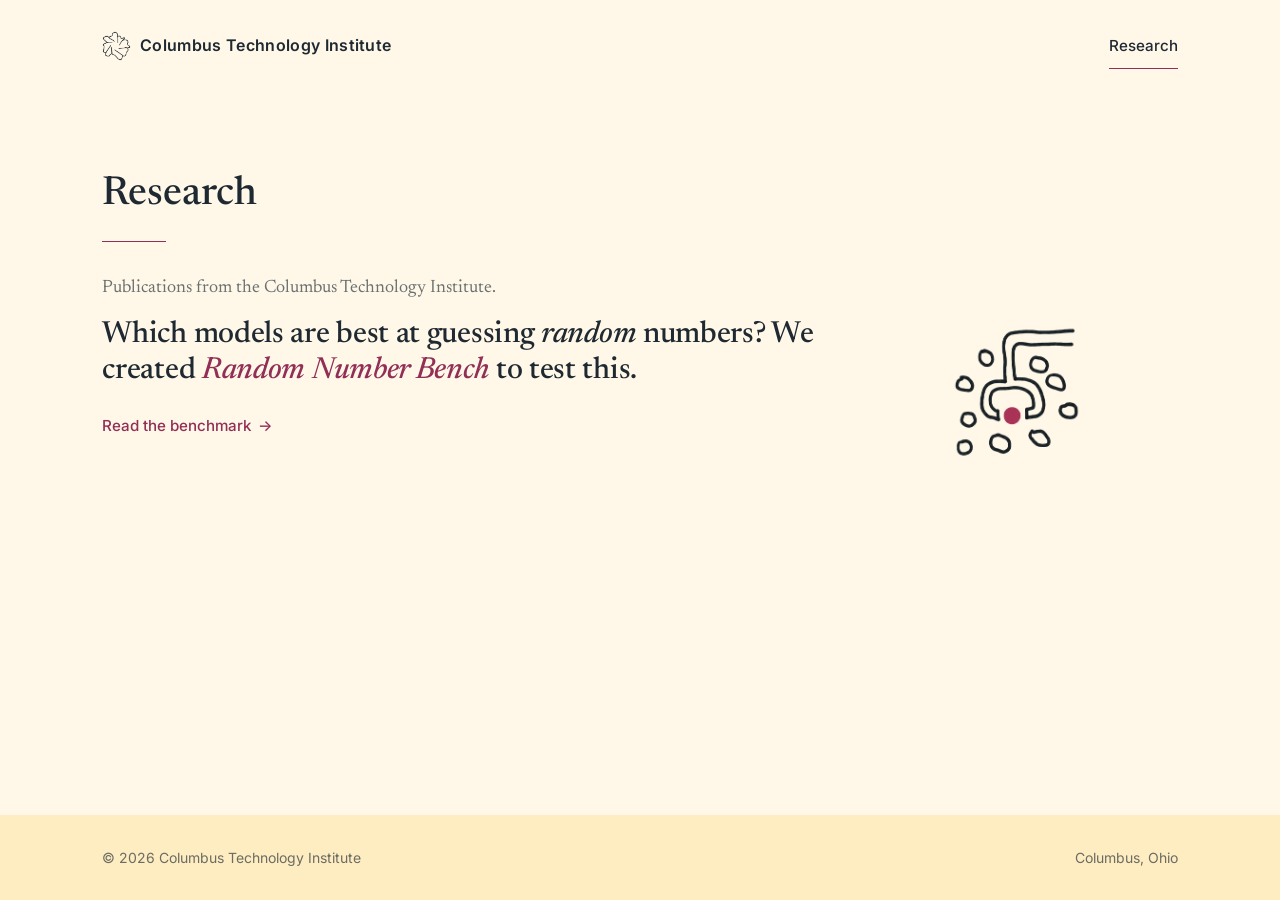
<file: research.html>
<!DOCTYPE html>
<html lang="en">
<head>
  <meta charset="UTF-8" />
  <meta name="viewport" content="width=device-width, initial-scale=1" />
  <title>Research — Columbus Technology Institute</title>
  <meta name="description" content="Publications from the Columbus Technology Institute." />
  <meta property="og:type" content="website" />
  <meta property="og:title" content="Research — Columbus Technology Institute" />
  <meta property="og:description" content="Publications from the Columbus Technology Institute." />
  <link rel="icon" href="favicon.png" type="image/png" />
  <link rel="preconnect" href="https://fonts.googleapis.com" />
  <link rel="preconnect" href="https://fonts.gstatic.com" crossorigin />
  <link href="https://fonts.googleapis.com/css2?family=Inter:wght@500;600&family=Newsreader:opsz,wght@6..72,400;6..72,500&display=swap" rel="stylesheet" />
  <link rel="stylesheet" href="styles.css" />
</head>
<body>
  <header class="container">
    <nav class="nav" aria-label="Primary">
      <a class="brand" href="index.html" aria-label="Columbus Technology Institute — home">
        <img class="brand__mark" src="assets/logo.png" alt="" aria-hidden="true" />
        <span class="brand__name brand__name--full">Columbus Technology Institute</span>
        <span class="brand__name brand__name--short">CIT</span>
      </a>
      <div class="nav__links">
        <a class="nav__link" href="research.html" aria-current="page">Research</a>
      </div>
    </nav>
  </header>

  <main class="main container">
    <section class="page">
      <h1 class="page__title">Research</h1>
      <hr class="rule" />
      <p class="lede">Publications from the Columbus Technology Institute.</p>
      <a class="entry" href="random-number-bench.html">
        <div class="entry__body">
          <h2 class="entry__hook">Which models are best at guessing <em>random</em> numbers? We created <em class="rnb">Random Number Bench</em> to test this.</h2>
          <span class="entry__more">Read the benchmark <span class="arrow" aria-hidden="true">&rarr;</span></span>
        </div>
        <img class="entry__img" src="assets/number-bench.png" alt="" aria-hidden="true" />
      </a>
    </section>
  </main>

  <footer class="footer">
    <div class="container footer__inner">
      <span>&copy; 2026 Columbus Technology Institute</span>
      <span>Columbus, Ohio</span>
    </div>
  </footer>

  <script src="script.js"></script>
</body>
</html>
</file>
<file: styles.css>
/* Columbus Technology Institute — design system
   Tokens, type scale, layout. See DESIGN.md for the spec this implements. */

:root {
  /* Color (locked) */
  --bg: #FFF8E8;
  --bg-alt: #FFEDC2;
  --accent: #912F56;
  --text: #1F2932;
  --text-muted: rgba(31, 41, 50, 0.66);
  --hairline: rgba(31, 41, 50, 0.14);

  /* Type */
  --serif: "Newsreader", Georgia, "Times New Roman", serif;
  --sans: "Inter", -apple-system, BlinkMacSystemFont, system-ui, sans-serif;

  /* Spacing scale (4px base) */
  --space-1: 0.5rem;
  --space-2: 1rem;
  --space-3: 1.5rem;
  --space-4: 2rem;
  --space-5: 3rem;
  --space-6: 5rem;
  --space-7: 8rem;

  --measure: 820px;
  --page-x: clamp(1.5rem, 8vw, 8rem);
}

*, *::before, *::after { box-sizing: border-box; }

html { -webkit-text-size-adjust: 100%; }

body {
  margin: 0;
  background: var(--bg);
  color: var(--text);
  font-family: var(--serif);
  font-weight: 400;
  line-height: 1.6;
  -webkit-font-smoothing: antialiased;
  text-rendering: optimizeLegibility;
  min-height: 100svh;
  display: flex;
  flex-direction: column;
}

a { color: inherit; }

.sr-only {
  position: absolute;
  width: 1px; height: 1px;
  padding: 0; margin: -1px;
  overflow: hidden;
  clip: rect(0, 0, 0, 0);
  white-space: nowrap;
  border: 0;
}

/* ---- Layout container ---- */
.container {
  width: 100%;
  padding-inline: var(--page-x);
}

/* ---- Nav ---- */
.nav {
  display: flex;
  align-items: center;
  justify-content: space-between;
  gap: var(--space-3);
  padding-block: var(--space-3);
}

.brand {
  display: inline-flex;
  align-items: center;
  gap: 0.6rem;
  text-decoration: none;
  color: var(--text);
}

.brand__mark {
  height: 1.85rem;
  width: auto;
  display: block;
  flex: none;
  transition: transform 600ms cubic-bezier(.22,.61,.36,1);
}
/* Hover rotation is accumulated in script.js (never resets), same as .hero__logo. */

.brand__name {
  font-family: var(--sans);
  font-weight: 600;
  font-size: 1rem;
  letter-spacing: 0.02em;
}
.brand__name--short { display: none; }

.nav__links { display: flex; align-items: center; gap: var(--space-3); }
.nav__link {
  font-family: var(--sans);
  font-weight: 500;
  font-size: 0.95rem;
  text-decoration: none;
  color: var(--text);
  padding: 0.6rem 0;          /* >= 44px tap target with line height */
  line-height: 1.6;
  border-bottom: 1.5px solid transparent;
}
.nav__link:hover { border-bottom-color: var(--hairline); }
.nav__link[aria-current="page"] { border-bottom-color: var(--accent); }

/* ---- Main / hero ---- */
.main { flex: 1 0 auto; display: flex; flex-direction: column; }

.hero {
  flex: 1 0 auto;
  display: flex;
  flex-direction: column;
  justify-content: center;
  padding-block: var(--space-6);
}
.hero__inner {
  display: flex;
  align-items: center;
  gap: clamp(2rem, 6vw, 6rem);
}
.hero__text { flex: 1 1 auto; max-width: var(--measure); }
.hero__logo {
  flex: none;
  width: clamp(150px, 20vw, 280px);
  height: auto;
  transition: transform 600ms cubic-bezier(.22,.61,.36,1);
}
/* Rotation is accumulated in script.js on each hover (never resets), so the
   mark keeps turning as you move the cursor on and off it. */

.hook {
  font-family: var(--serif);
  font-weight: 500;
  font-size: clamp(2.25rem, 6vw, 4rem);
  line-height: 1.08;
  letter-spacing: -0.01em;
  margin: 0;
}

/* Rotating slot: a fixed box sized to the widest word; words swap inside.
   Decorative — aria-hidden. The static h1 phrase carries meaning for AT. */
.rotator {
  position: relative;
  display: inline-block;
  vertical-align: bottom;
  overflow: hidden;
  height: 1.12em;
  color: var(--accent);
}
.rotator__word {
  position: absolute;
  left: 0;
  top: 0;
  white-space: nowrap;
  transform: translateY(110%);
  opacity: 0;
  transition: transform 460ms cubic-bezier(.22,.61,.36,1), opacity 460ms ease;
  will-change: transform, opacity;
}
.rotator__word.is-current { transform: translateY(0); opacity: 1; }
.rotator__word.is-exit { transform: translateY(-110%); opacity: 0; }

.hero__sub {
  font-family: var(--serif);
  font-weight: 400;
  font-size: clamp(1rem, 2.2vw, 1.25rem);
  line-height: 1.5;
  color: var(--text-muted);
  max-width: 48ch;
  margin: var(--space-3) 0 0;
}

.hero__link {
  display: inline-flex;
  align-items: center;
  gap: 0.4rem;
  margin-top: var(--space-4);
  font-family: var(--sans);
  font-size: 0.95rem;
  font-weight: 500;
  color: var(--accent);
  text-decoration: none;
}
.hero__link .arrow { transition: transform 200ms ease; }
.hero__link:hover { text-decoration: underline; text-underline-offset: 3px; }
.hero__link:hover .arrow { transform: translateX(3px); }

/* ---- Research page ---- */
.page { padding-block: var(--space-6) var(--space-5); }
.page__title {
  font-family: var(--serif);
  font-weight: 500;
  font-size: clamp(1.75rem, 4vw, 2.5rem);
  line-height: 1.1;
  margin: 0;
  max-width: var(--measure);
}
.rule {
  border: 0;
  border-top: 1.5px solid var(--accent);
  width: 64px;
  margin: var(--space-3) 0 var(--space-4);
}
.lede {
  font-family: var(--serif);
  font-size: 1.125rem;
  color: var(--text-muted);
  max-width: 60ch;
  margin: 0 0 var(--space-2);
}
.empty-note {
  font-family: var(--serif);
  font-size: 1.125rem;
  max-width: 60ch;
  margin: 0;
}

/* ---- Article (research entry pages) ---- */
.article { max-width: var(--measure); }
.article__hero {
  width: clamp(288px, 42vw, 420px);
  height: auto;
  display: block;
  margin: 0 auto var(--space-4);
}
.article__hook {
  font-family: var(--serif);
  font-weight: 500;
  font-size: clamp(1.75rem, 4.5vw, 2.75rem);
  line-height: 1.12;
  letter-spacing: -0.01em;
  margin: 0 0 var(--space-5);
}
.article__hook-line { display: block; }
.article__hook-line + .article__hook-line { margin-top: var(--space-2); }
.rnb { color: var(--accent); }
.article p.article__contact {
  font-family: var(--sans);
  font-size: 0.95rem;
  color: var(--text-muted);
  margin: var(--space-5) 0 0;
}
.article__contact a { color: var(--accent); text-decoration: none; }
.article__contact a:hover { text-decoration: underline; text-underline-offset: 3px; }
.article p {
  font-family: var(--serif);
  font-size: 1.125rem;
  line-height: 1.65;
  margin: 0 0 var(--space-3);
}
.article h2 {
  font-family: var(--serif);
  font-weight: 500;
  font-size: clamp(1.25rem, 3vw, 1.6rem);
  line-height: 1.2;
  margin: var(--space-5) 0 var(--space-3);
}
.article a { color: var(--accent); text-decoration: none; }
.article a:hover { text-decoration: underline; text-underline-offset: 3px; }

/* ---- Figures (inline-SVG charts) ---- */
.figure { margin: var(--space-5) 0; }
.figure__chart { width: 100%; height: auto; display: block; }
.figure__caption {
  font-family: var(--sans);
  font-size: 0.85rem;
  line-height: 1.5;
  color: var(--text-muted);
  margin: var(--space-2) 0 0;
}
.chart-bar { fill: var(--accent); }
.chart-grid { stroke: var(--hairline); stroke-width: 1; }
.chart-axis { stroke: var(--text); stroke-width: 1.5; }
.chart-label {
  font-family: var(--sans);
  font-size: 11px;
  fill: var(--text);
}
.chart-tick {
  font-family: var(--sans);
  font-size: 11px;
  fill: var(--text-muted);
}
.chart-value {
  font-family: var(--sans);
  font-size: 11px;
  font-weight: 600;
  fill: var(--text);
}

/* ---- Research entry (editorial, no card) ---- */
.entry {
  display: flex;
  align-items: flex-start;
  gap: clamp(1.5rem, 4vw, 2.5rem);
  text-decoration: none;
  color: var(--text);
  max-width: 1000px;
  margin-top: var(--space-2);
}
.entry__body { flex: 1 1 auto; min-width: 0; }
.entry__hook .rnb { white-space: nowrap; }
.entry__hook {
  font-family: var(--serif);
  font-weight: 500;
  font-size: clamp(1.35rem, 3vw, 1.9rem);
  line-height: 1.18;
  letter-spacing: -0.01em;
  margin: 0;
}
.entry__more {
  display: inline-flex;
  align-items: center;
  gap: 0.4rem;
  margin-top: var(--space-3);
  font-family: var(--sans);
  font-size: 0.95rem;
  font-weight: 500;
  color: var(--accent);
}
.entry__more .arrow { transition: transform 200ms ease; }
.entry:hover .entry__hook { text-decoration: underline; text-underline-offset: 4px; }
.entry:hover .entry__more .arrow { transform: translateX(3px); }
.entry__img {
  flex: none;
  width: clamp(110px, 16vw, 170px);
  height: auto;
  display: block;
}

@media (max-width: 640px) {
  .entry { flex-direction: column-reverse; gap: var(--space-3); }
  .entry__img { width: clamp(140px, 50vw, 200px); }
}

/* ---- Footer ---- */
.footer {
  flex: none;
  background: var(--bg-alt);
  font-family: var(--sans);
  font-size: 0.875rem;
  line-height: 1.5;
  color: var(--text-muted);
}
.footer__inner {
  display: flex;
  flex-wrap: wrap;
  gap: var(--space-1) var(--space-3);
  justify-content: space-between;
  padding-block: var(--space-4);
}
.footer a { color: var(--text); text-decoration: none; }
.footer a:hover { text-decoration: underline; text-underline-offset: 3px; }

/* ---- Responsive ---- */
@media (max-width: 900px) {
  .hero__inner { flex-direction: column; align-items: flex-start; gap: var(--space-4); }
  .hero__logo { order: -1; width: clamp(120px, 30vw, 180px); }
}
@media (max-width: 640px) {
  .nav { padding-block: var(--space-2); }
  .hero { padding-block: var(--space-5); }
}
@media (max-width: 480px) {
  .brand__name--full { display: none; }
  .brand__name--short { display: inline; }
}

/* ---- Reduced motion: no slide, quiet cross-fade, slower cadence (JS reads this) ---- */
@media (prefers-reduced-motion: reduce) {
  .rotator__word {
    transform: none !important;
    transition: opacity 500ms ease;
  }
  .rotator__word.is-current { transform: none; }
  .rotator__word.is-exit { transform: none; }
  .brand__mark { transition: none; }
  .hero__logo { transition: none; }
}
</file>
